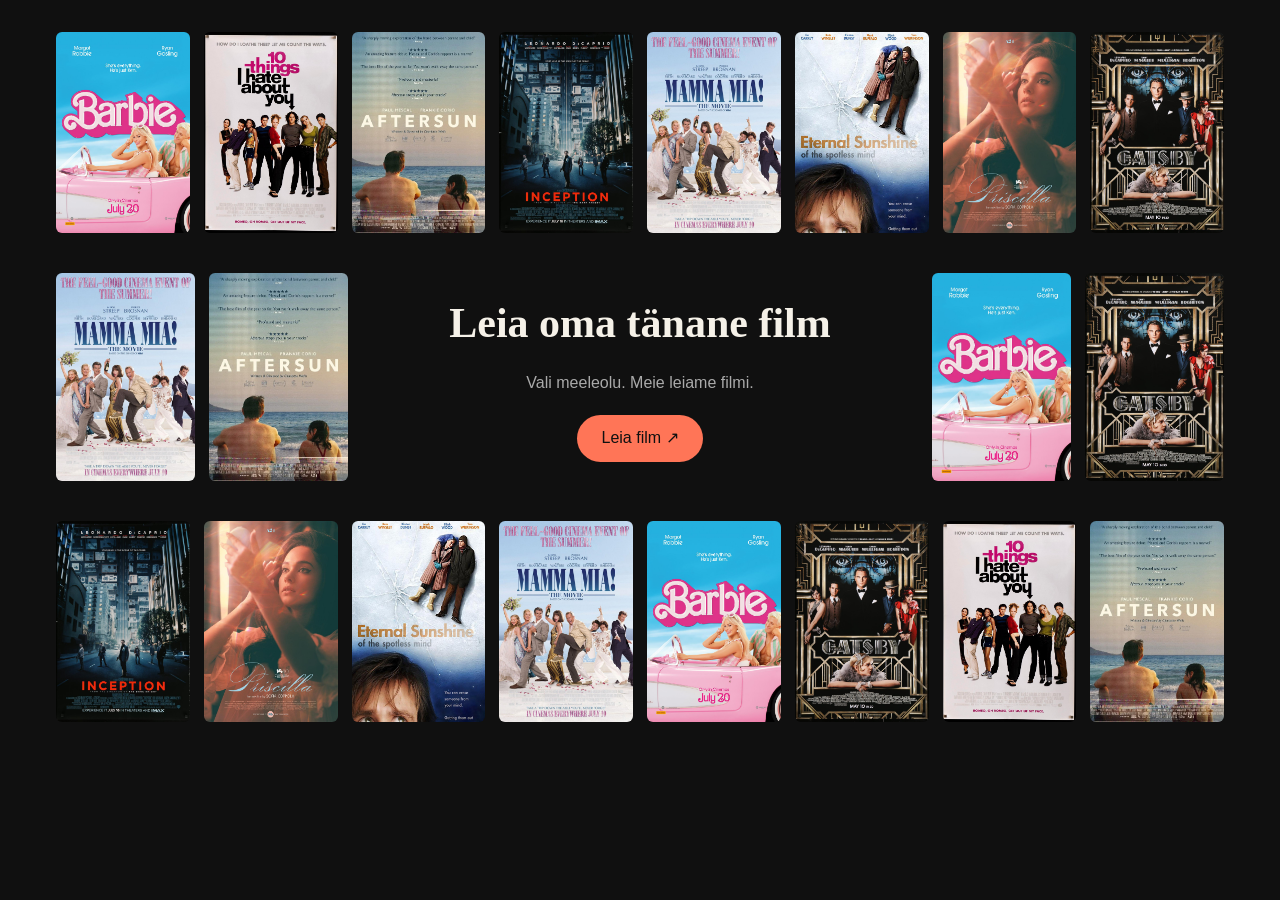
<file: index.html>
<!DOCTYPE html>
<html lang="et">
<head>
    <meta charset="UTF-8">
    <meta name="viewport" content="width=device-width, initial-scale=1.0">
    <title>Filmimaailm - Avaleht</title>
    <link rel="stylesheet" href="style.css">
</head>
<body>

    <main>

        <!-- Ülemine plakatirida -->
        <div class="plakatid">
            <img src="images/barbie.jpg" alt="Barbie">
            <img src="images/10_things_i.jpg" alt="10 Things I Hate About You">
            <img src="images/after_sun.jpg" alt="Aftersun">
            <img src="images/inception.jpg" alt="Inception">
            <img src="images/mamma_mia.jpg" alt="Mamma Mia">
            <img src="images/eternalsunshine.jpg" alt="Eternal Sunshine of the Spotless Mind">
            <img src="images/priscilla.jpg" alt="Priscilla">
            <img src="images/thegreatgatsby.jpg" alt="The Great Gatsby">
        </div>

        <!-- Keskmine rida -->
        <div class="keskmine-osa">

            <div class="kyljeplakatid">
                <img src="images/mamma_mia.jpg" alt="Mamma Mia">
                <img src="images/after_sun.jpg" alt="Aftersun">
            </div>

            <div class="avalehe-tekst">
                <h1>Leia oma tänane film</h1>
                <p>Vali meeleolu. Meie leiame filmi.</p>
                <a class="nupp" href="kysitlus.html">Leia film ↗</a>
            </div>

            <div class="kyljeplakatid">
                <img src="images/barbie.jpg" alt="Barbie">
                <img src="images/thegreatgatsby.jpg" alt="The Great Gatsby">
            </div>

        </div>

        <!-- Alumine plakatirida -->
        <div class="plakatid">
            <img src="images/inception.jpg" alt="Inception">
            <img src="images/priscilla.jpg" alt="Priscilla">
            <img src="images/eternalsunshine.jpg" alt="Eternal Sunshine of the Spotless Mind">
            <img src="images/mamma_mia.jpg" alt="Mamma Mia">
            <img src="images/barbie.jpg" alt="Barbie">
            <img src="images/thegreatgatsby.jpg" alt="The Great Gatsby">
            <img src="images/10_things_i.jpg" alt="10 Things I Hate About You">
            <img src="images/after_sun.jpg" alt="Aftersun">
        </div>

    </main>

</body>
</html>
</file>
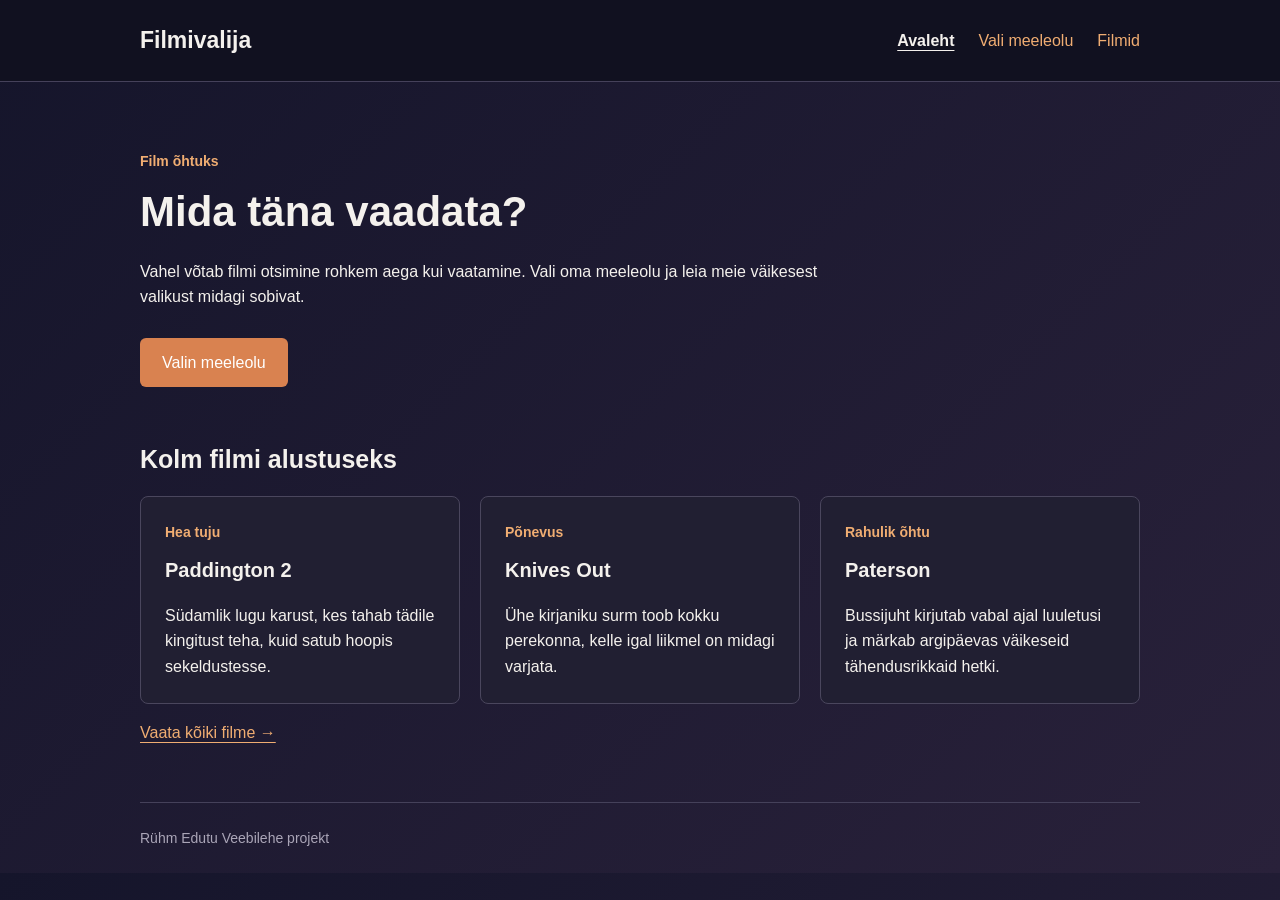
<file: arturs-example/index.html>
<!DOCTYPE html>
<html lang="et">
<head>
  <meta charset="UTF-8">
  <meta name="viewport" content="width=device-width, initial-scale=1.0">
  <title>Filmivalija | Avaleht</title>
  <link rel="stylesheet" href="style.css">
</head>
<body>
  <header class="site-header">
    <div class="container">
      <a class="logo" href="index.html">Filmivalija</a>
      <nav aria-label="Peamenüü">
        <a href="index.html" aria-current="page">Avaleht</a>
        <a href="meeleolu.html">Vali meeleolu</a>
        <a href="filmid.html">Filmid</a>
      </nav>
    </div>
  </header>

  <main class="container">
    <section class="intro">
      <p class="eyebrow">Film õhtuks</p>
      <h1>Mida täna vaadata?</h1>
      <p>Vahel võtab filmi otsimine rohkem aega kui vaatamine. Vali oma meeleolu ja leia meie väikesest valikust midagi sobivat.</p>
      <a class="button" href="meeleolu.html">Valin meeleolu</a>
    </section>

    <section aria-labelledby="selection-title">
      <h2 id="selection-title">Kolm filmi alustuseks</h2>
      <div class="cards">
        <article class="card">
          <p class="tag">Hea tuju</p>
          <h3>Paddington 2</h3>
          <p>Südamlik lugu karust, kes tahab tädile kingitust teha, kuid satub hoopis sekeldustesse.</p>
        </article>
        <article class="card">
          <p class="tag">Põnevus</p>
          <h3>Knives Out</h3>
          <p>Ühe kirjaniku surm toob kokku perekonna, kelle igal liikmel on midagi varjata.</p>
        </article>
        <article class="card">
          <p class="tag">Rahulik õhtu</p>
          <h3>Paterson</h3>
          <p>Bussijuht kirjutab vabal ajal luuletusi ja märkab argipäevas väikeseid tähendusrikkaid hetki.</p>
        </article>
      </div>
      <p><a href="filmid.html">Vaata kõiki filme →</a></p>
    </section>
  </main>

  <footer class="container">Rühm Edutu Veebilehe projekt</footer>
</body>
</html>
</file>
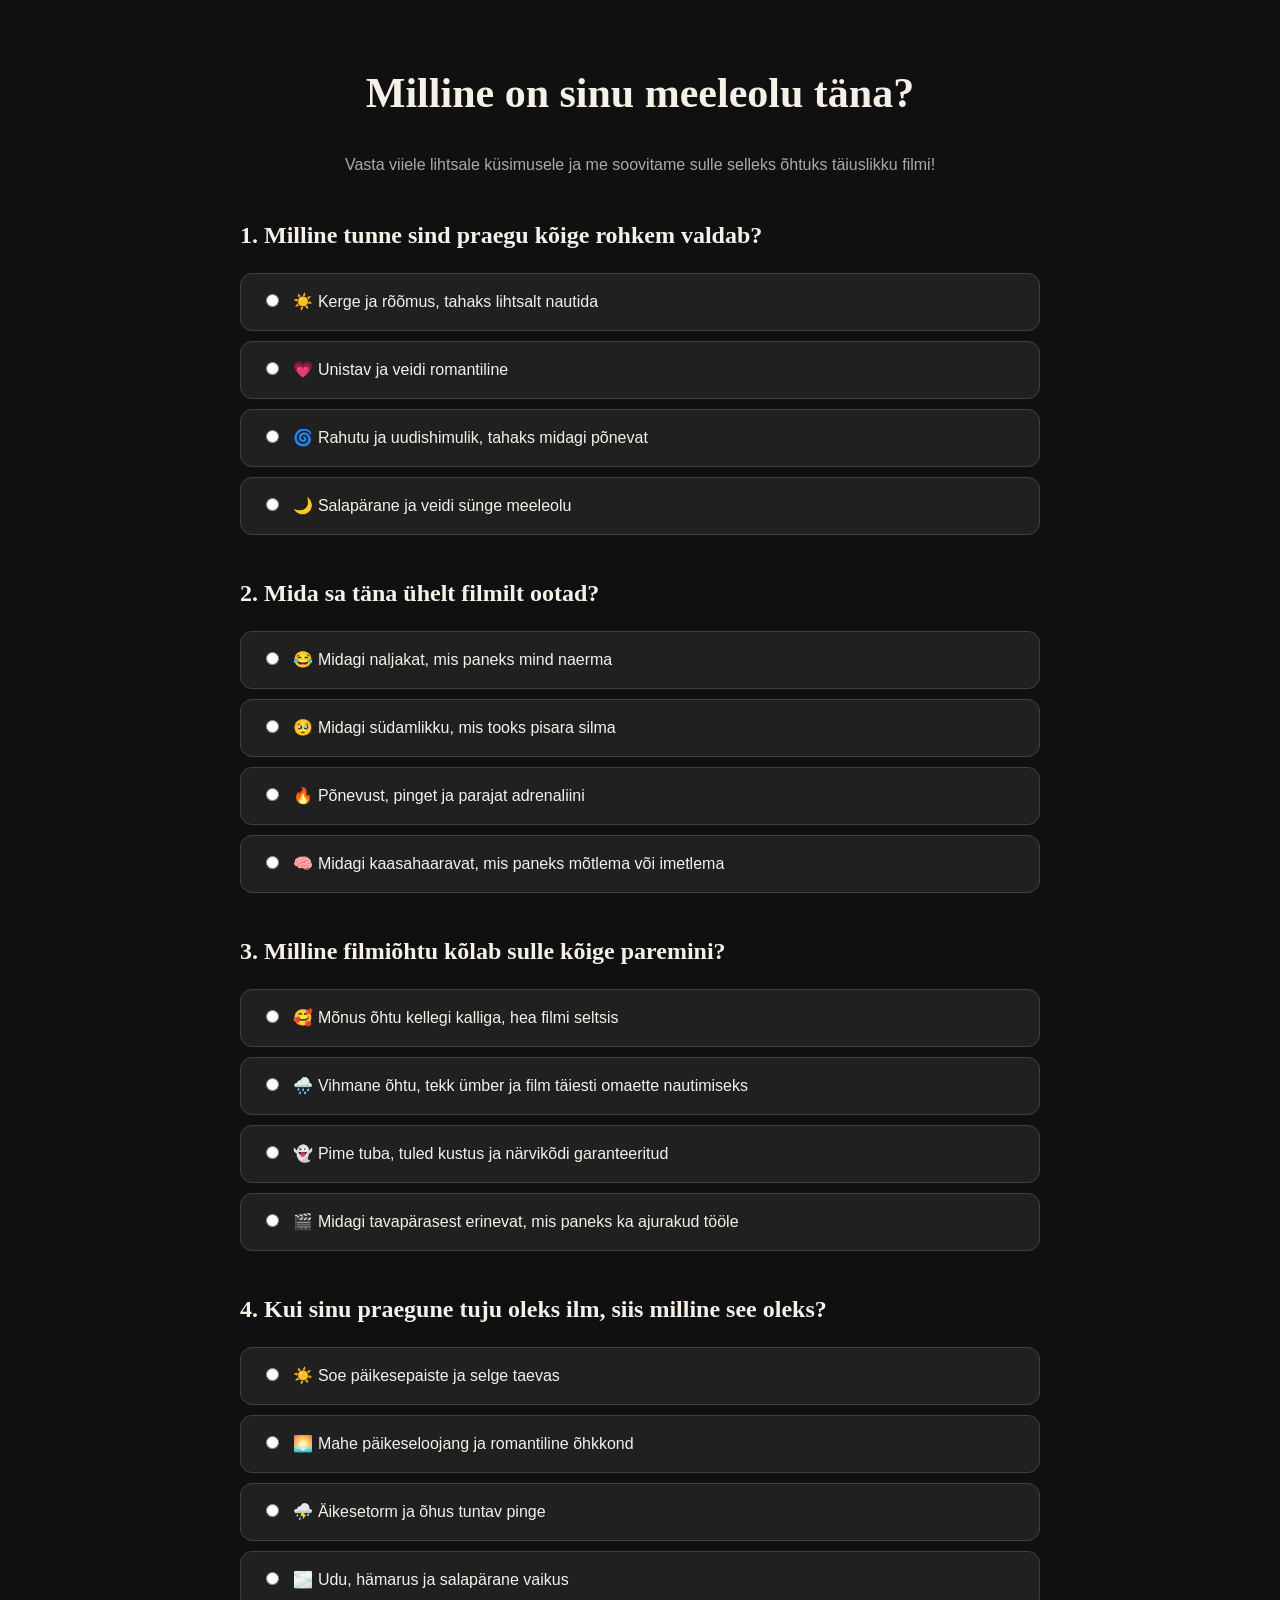
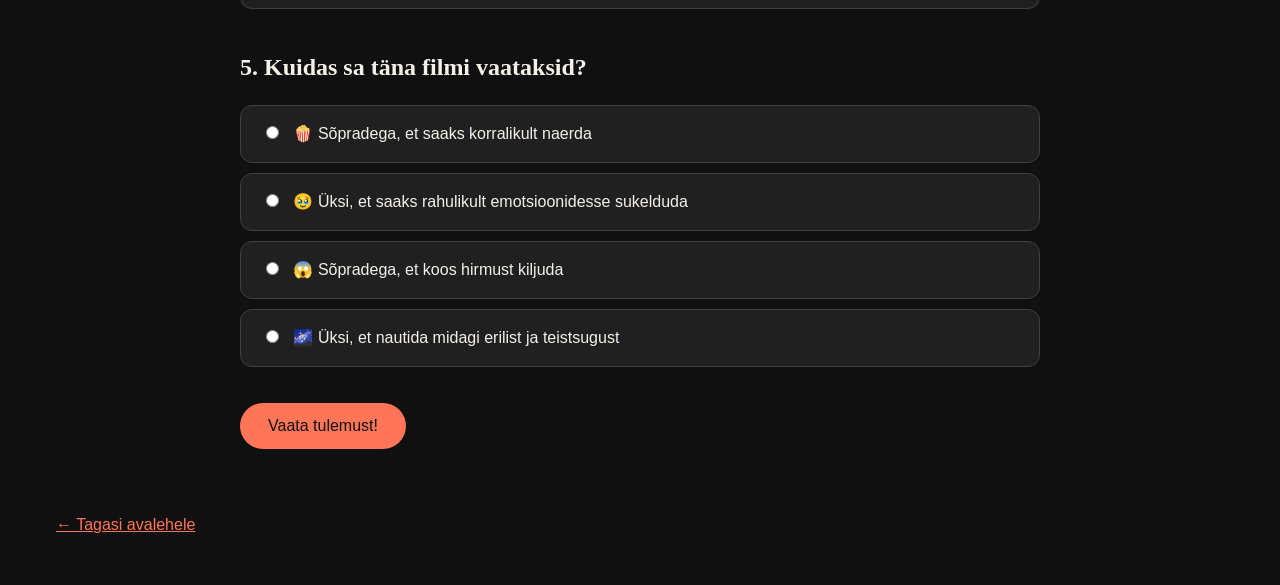
<file: kysitlus.html>
<!DOCTYPE html>
<html lang="et">
<head>
    <meta charset="UTF-8">
    <meta name="viewport" content="width=device-width, initial-scale=1.0">
    <title>Filmimaailm - Meeleolu Küsitlus</title>
    <link rel="stylesheet" href="style.css">
</head>
<body>

    <h1>Milline on sinu meeleolu täna?</h1>
    <p>Vasta viiele lihtsale küsimusele ja me soovitame sulle selleks õhtuks täiuslikku filmi!</p>

    <form id="filmiklusitlus">

        <!-- 1. KÜSIMUS -->
        <h2>1. Milline tunne sind praegu kõige rohkem valdab?</h2>
        <p>
            <label><input type="radio" name="q1" value="F,C"> ☀️ Kerge ja rõõmus, tahaks lihtsalt nautida</label><br>
            <label><input type="radio" name="q1" value="R,S"> 💗 Unistav ja veidi romantiline</label><br>
            <label><input type="radio" name="q1" value="M,T"> 🌀 Rahutu ja uudishimulik, tahaks midagi põnevat</label><br>
            <label><input type="radio" name="q1" value="H,A"> 🌙 Salapärane ja veidi sünge meeleolu</label>
        </p>

        <!-- 2. KÜSIMUS -->
        <h2>2. Mida sa täna ühelt filmilt ootad?</h2>
        <p>
            <label><input type="radio" name="q2" value="C,F"> 😂 Midagi naljakat, mis paneks mind naerma</label><br>
            <label><input type="radio" name="q2" value="S,R"> 🥺 Midagi südamlikku, mis tooks pisara silma</label><br>
            <label><input type="radio" name="q2" value="T,H"> 🔥 Põnevust, pinget ja parajat adrenaliini</label><br>
            <label><input type="radio" name="q2" value="M,A"> 🧠 Midagi kaasahaaravat, mis paneks mõtlema või imetlema</label>
        </p>

        <!-- 3. KÜSIMUS -->
        <h2>3. Milline filmiõhtu kõlab sulle kõige paremini?</h2>
        <p>
            <label><input type="radio" name="q3" value="R,F"> 🥰 Mõnus õhtu kellegi kalliga, hea filmi seltsis</label><br>
            <label><input type="radio" name="q3" value="S,A"> 🌧️ Vihmane õhtu, tekk ümber ja film täiesti omaette nautimiseks</label><br>
            <label><input type="radio" name="q3" value="H,T"> 👻 Pime tuba, tuled kustus ja närvikõdi garanteeritud</label><br>
            <label><input type="radio" name="q3" value="M,A"> 🎬 Midagi tavapärasest erinevat, mis paneks ka ajurakud tööle</label>
        </p>

        <!-- 4. KÜSIMUS -->
        <h2>4. Kui sinu praegune tuju oleks ilm, siis milline see oleks?</h2>
        <p>
            <label><input type="radio" name="q4" value="F,C"> ☀️ Soe päikesepaiste ja selge taevas</label><br>
            <label><input type="radio" name="q4" value="R,A"> 🌅 Mahe päikeseloojang ja romantiline õhkkond</label><br>
            <label><input type="radio" name="q4" value="T,M"> ⛈️ Äikesetorm ja õhus tuntav pinge</label><br>
            <label><input type="radio" name="q4" value="H,S"> 🌫️ Udu, hämarus ja salapärane vaikus</label>
        </p>

        <!-- 5. KÜSIMUS -->
        <h2>5. Kuidas sa täna filmi vaataksid?</h2>
        <p>
            <label><input type="radio" name="q5" value="C,F"> 🍿 Sõpradega, et saaks korralikult naerda</label><br>
            <label><input type="radio" name="q5" value="S,R"> 🥹 Üksi, et saaks rahulikult emotsioonidesse sukelduda</label><br>
            <label><input type="radio" name="q5" value="H,T"> 😱 Sõpradega, et koos hirmust kiljuda</label><br>
            <label><input type="radio" name="q5" value="A,M"> 🌌 Üksi, et nautida midagi erilist ja teistsugust</label>
        </p>

        <br>
        <!-- Nupp tulemuse saamiseks -->
        <button type="button" onclick="alert('siit arvutab süsteem sinu vastuste põhjal tulemuse...')">Vaata tulemust!</button>
    </form>

    <br><br>
    <p><a href="index.html">← Tagasi avalehele</a></p>

</body>
</html>
</file>
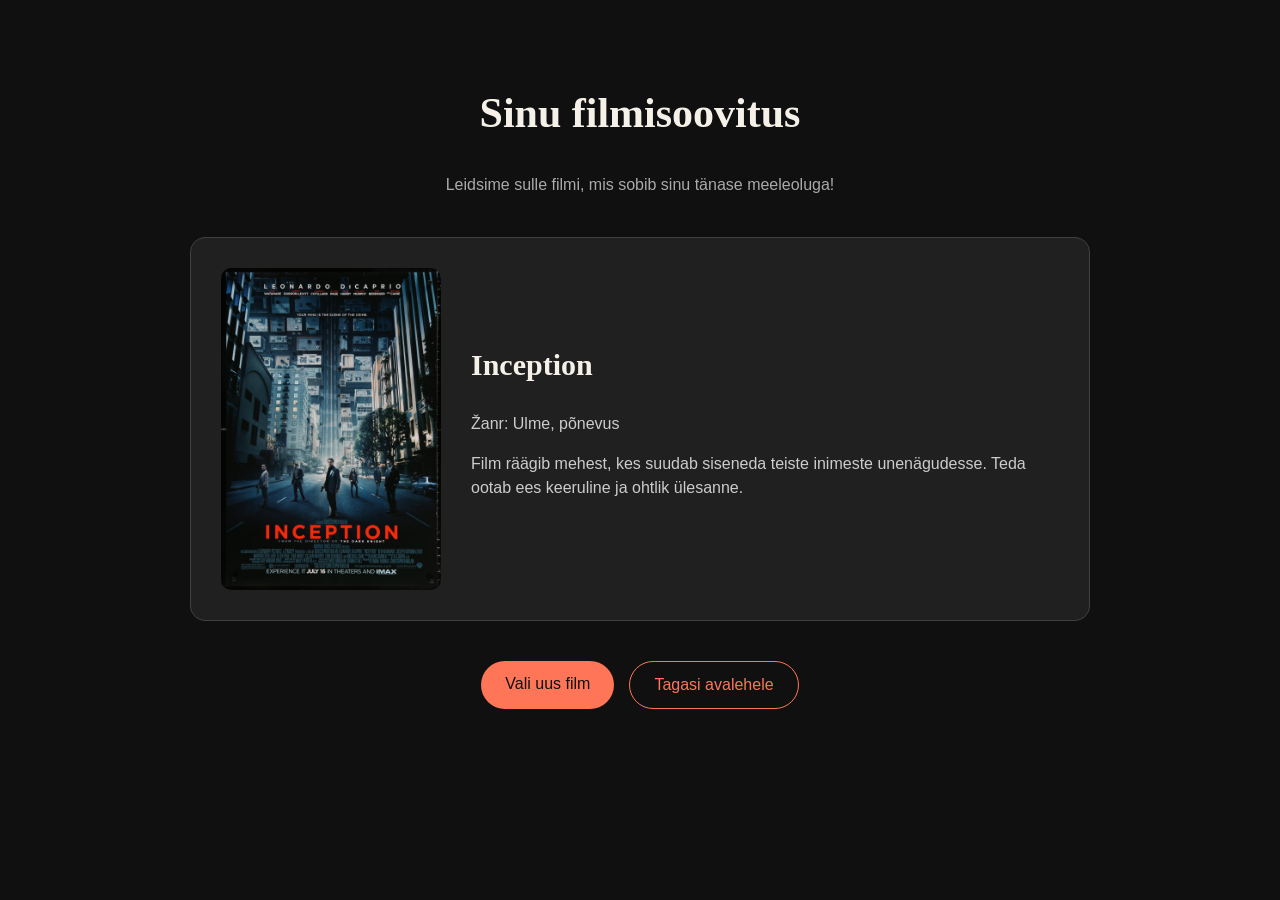
<file: tulemus.html>
<!DOCTYPE html>
<html lang="et">
<head>
    <meta charset="UTF-8">
    <meta name="viewport" content="width=device-width, initial-scale=1.0">
    <title>Filmimaailm - Sinu filmisoovitus</title>
    <link rel="stylesheet" href="style.css">
</head>
<body>

    <main class="tulemuse-leht">

        <h1>Sinu filmisoovitus</h1>
        <p>Leidsime sulle filmi, mis sobib sinu tänase meeleoluga!</p>

        <!-- Filmisoovituse kaart -->
        <div class="tulemuse-kaart">

            <img src="images/inception.jpg" alt="Inceptioni filmiplakat">

            <div class="tulemuse-info">
                <h2>Inception</h2>
                <p>Žanr: Ulme, põnevus</p>
                <p>
                    Film räägib mehest, kes suudab siseneda
                    teiste inimeste unenägudesse. Teda ootab
                    ees keeruline ja ohtlik ülesanne.
                </p>
            </div>

        </div>

        <!-- Nupud -->
        <div class="tulemuse-nupud">
            <a class="nupp" href="kysitlus.html">Vali uus film</a>
            <a class="nupp-teine" href="index.html">Tagasi avalehele</a>
        </div>

    </main>

</body>
</html>
</file>
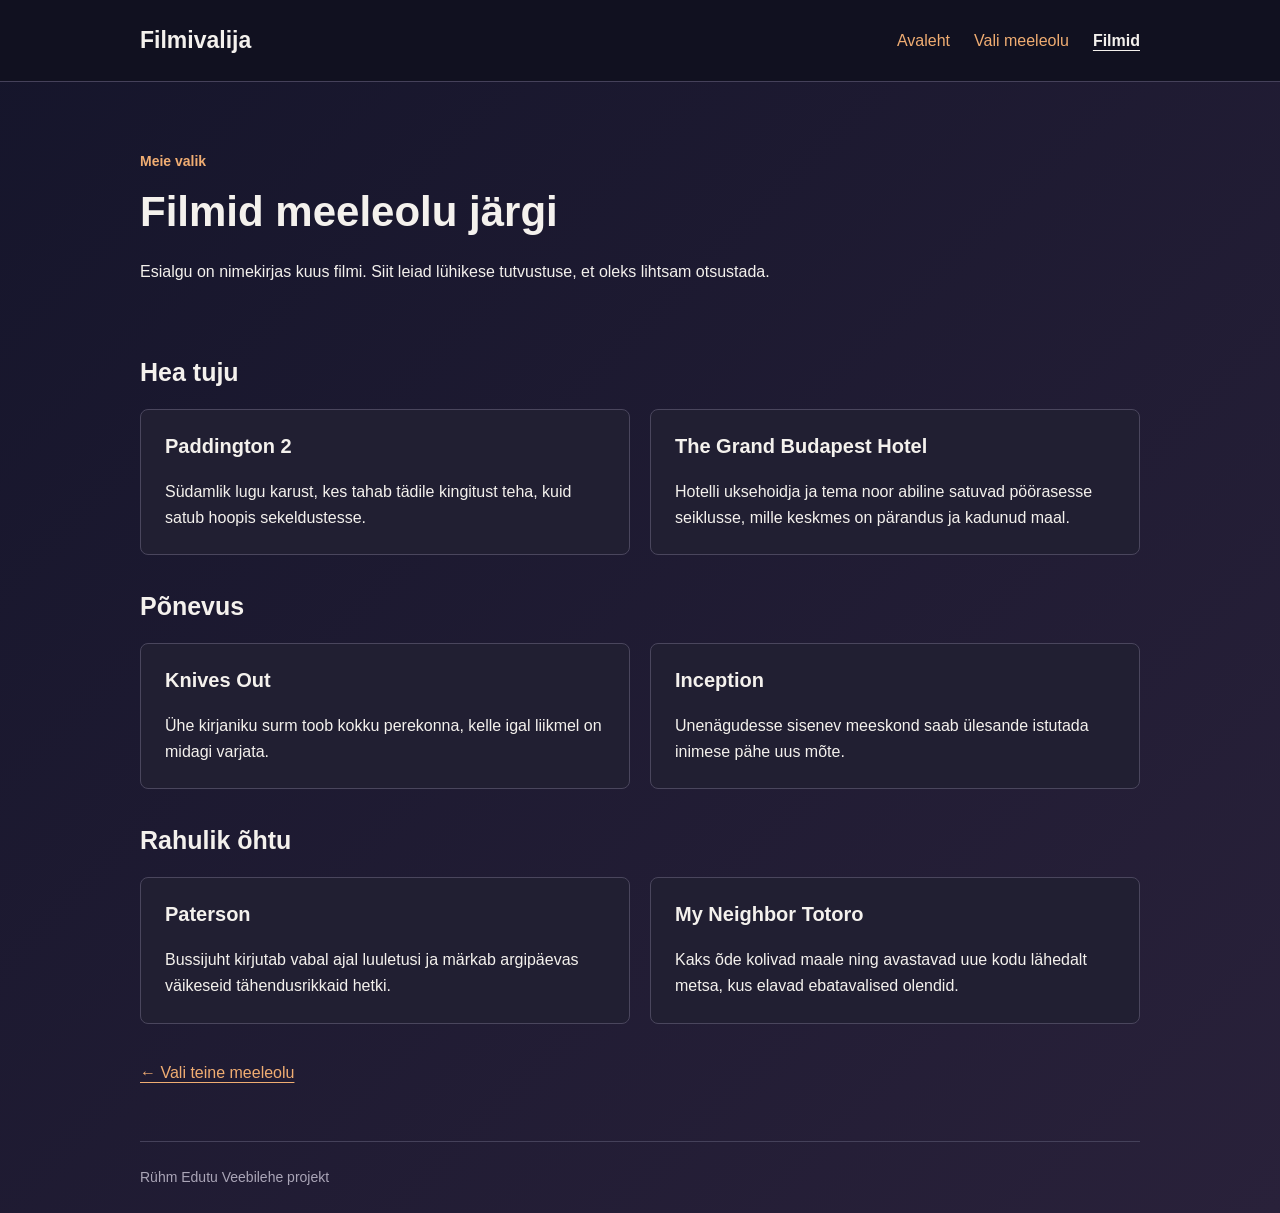
<file: arturs-example/filmid.html>
<!DOCTYPE html>
<html lang="et">
<head>
  <meta charset="UTF-8">
  <meta name="viewport" content="width=device-width, initial-scale=1.0">
  <title>Filmivalija | Filmid</title>
  <link rel="stylesheet" href="style.css">
</head>
<body>
  <header class="site-header">
    <div class="container">
      <a class="logo" href="index.html">Filmivalija</a>
      <nav aria-label="Peamenüü">
        <a href="index.html">Avaleht</a>
        <a href="meeleolu.html">Vali meeleolu</a>
        <a href="filmid.html" aria-current="page">Filmid</a>
      </nav>
    </div>
  </header>

  <main class="container">
    <section class="intro">
      <p class="eyebrow">Meie valik</p>
      <h1>Filmid meeleolu järgi</h1>
      <p>Esialgu on nimekirjas kuus filmi. Siit leiad lühikese tutvustuse, et oleks lihtsam otsustada.</p>
    </section>

    <section class="film-group" id="hea-tuju" aria-labelledby="happy-title">
      <h2 id="happy-title">Hea tuju</h2>
      <div class="cards film-pair">
        <article class="card">
          <h3>Paddington 2</h3>
          <p>Südamlik lugu karust, kes tahab tädile kingitust teha, kuid satub hoopis sekeldustesse.</p>
        </article>
        <article class="card">
          <h3>The Grand Budapest Hotel</h3>
          <p>Hotelli uksehoidja ja tema noor abiline satuvad pöörasesse seiklusse, mille keskmes on pärandus ja kadunud maal.</p>
        </article>
      </div>
    </section>

    <section class="film-group" id="ponevus" aria-labelledby="thriller-title">
      <h2 id="thriller-title">Põnevus</h2>
      <div class="cards film-pair">
        <article class="card">
          <h3>Knives Out</h3>
          <p>Ühe kirjaniku surm toob kokku perekonna, kelle igal liikmel on midagi varjata.</p>
        </article>
        <article class="card">
          <h3>Inception</h3>
          <p>Unenägudesse sisenev meeskond saab ülesande istutada inimese pähe uus mõte.</p>
        </article>
      </div>
    </section>

    <section class="film-group" id="rahulik" aria-labelledby="calm-title">
      <h2 id="calm-title">Rahulik õhtu</h2>
      <div class="cards film-pair">
        <article class="card">
          <h3>Paterson</h3>
          <p>Bussijuht kirjutab vabal ajal luuletusi ja märkab argipäevas väikeseid tähendusrikkaid hetki.</p>
        </article>
        <article class="card">
          <h3>My Neighbor Totoro</h3>
          <p>Kaks õde kolivad maale ning avastavad uue kodu lähedalt metsa, kus elavad ebatavalised olendid.</p>
        </article>
      </div>
    </section>
    <p><a href="meeleolu.html">← Vali teine meeleolu</a></p>
  </main>

  <footer class="container">Rühm Edutu Veebilehe projekt</footer>
</body>
</html>
</file>
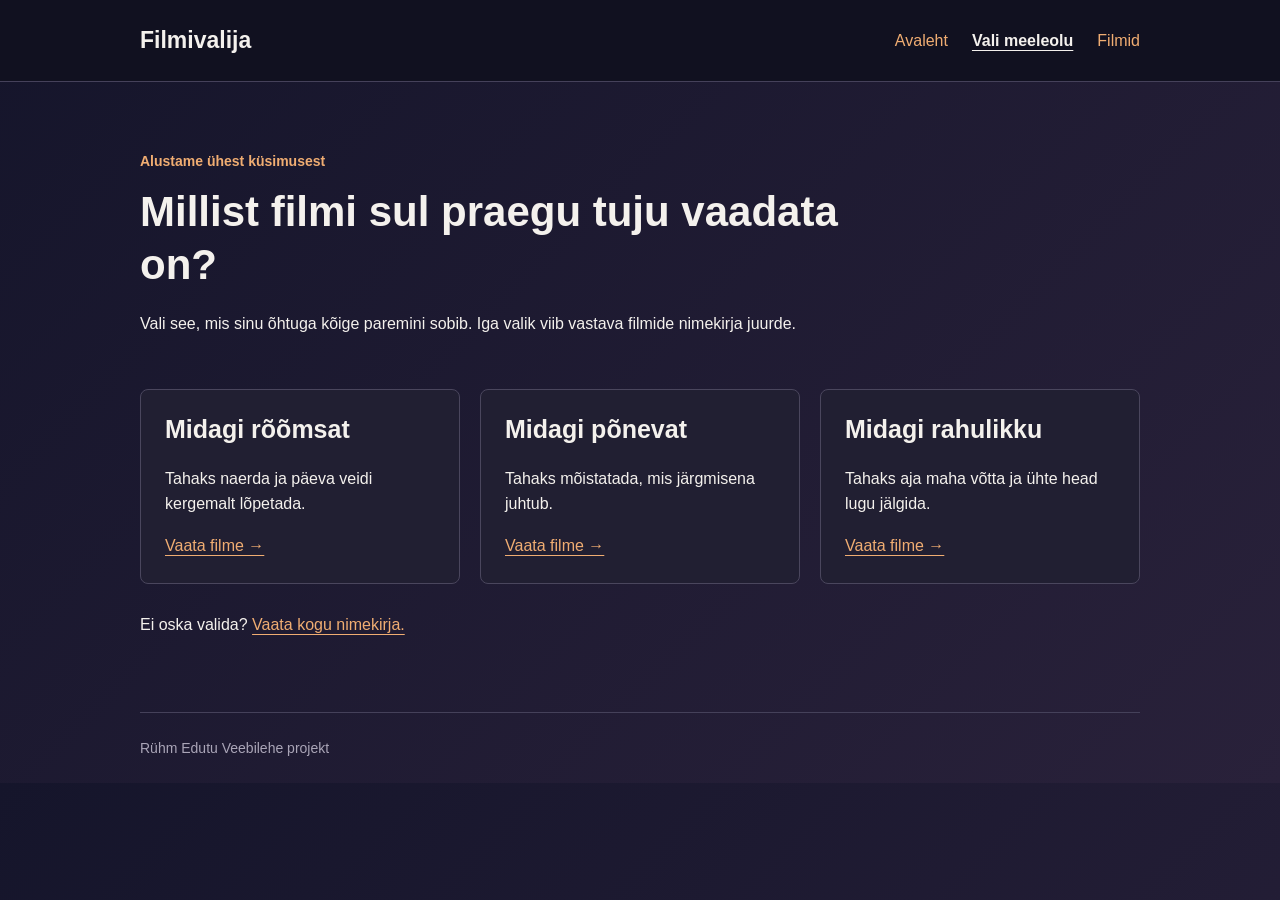
<file: arturs-example/meeleolu.html>
<!DOCTYPE html>
<html lang="et">
<head>
  <meta charset="UTF-8">
  <meta name="viewport" content="width=device-width, initial-scale=1.0">
  <title>Filmivalija | Vali meeleolu</title>
  <link rel="stylesheet" href="style.css">
</head>
<body>
  <header class="site-header">
    <div class="container">
      <a class="logo" href="index.html">Filmivalija</a>
      <nav aria-label="Peamenüü">
        <a href="index.html">Avaleht</a>
        <a href="meeleolu.html" aria-current="page">Vali meeleolu</a>
        <a href="filmid.html">Filmid</a>
      </nav>
    </div>
  </header>

  <main class="container">
    <section class="intro">
      <p class="eyebrow">Alustame ühest küsimusest</p>
      <h1>Millist filmi sul praegu tuju vaadata on?</h1>
      <p>Vali see, mis sinu õhtuga kõige paremini sobib. Iga valik viib vastava filmide nimekirja juurde.</p>
    </section>

    <div class="cards">
      <a class="card mood-choice" href="filmid.html#hea-tuju">
        <h2>Midagi rõõmsat</h2>
        <p>Tahaks naerda ja päeva veidi kergemalt lõpetada.</p>
        <span>Vaata filme →</span>
      </a>
      <a class="card mood-choice" href="filmid.html#ponevus">
        <h2>Midagi põnevat</h2>
        <p>Tahaks mõistatada, mis järgmisena juhtub.</p>
        <span>Vaata filme →</span>
      </a>
      <a class="card mood-choice" href="filmid.html#rahulik">
        <h2>Midagi rahulikku</h2>
        <p>Tahaks aja maha võtta ja ühte head lugu jälgida.</p>
        <span>Vaata filme →</span>
      </a>
    </div>
    <p class="after-cards">Ei oska valida? <a href="filmid.html">Vaata kogu nimekirja.</a></p>
  </main>

  <footer class="container">Rühm Edutu Veebilehe projekt</footer>
</body>
</html>
</file>
<file: style.css>
* {
    box-sizing: border-box;
}

body {
    max-width: 1200px;
    margin: 0 auto;
    padding: 2rem 1rem;
    color: #f5f1e8;
    background: #101010;
    font-family: Arial, sans-serif;
    line-height: 1.5;
}

h1 {
    margin-top: 0;
    color: #f5f1e8;
    font-family: Georgia, serif;
}

h2 {
    margin-top: 2rem;
    color: #f5f1e8;
    font-family: Georgia, serif;
}

/* Valitud vastuse esiletõstmine */
#filmiklusitlus label:has(input:checked) {
    background: #302420;
    border-color: #ff7557;
}

a {
    color: #ff7557;
}

button {
    padding: 0.7rem 1rem;
    border: 0;
    border-radius: 2rem;
    color: #101010;
    background: #ff7557;
    font-size: 1rem;
    cursor: pointer;
}

button:hover {
    background: #ff947d;
}

label {
    display: inline-block;
    margin: 0.35rem 0;
}

input {
    margin-right: 0.4rem;
}

.nupp {
    display: inline-block;
    padding: 0.7rem 1.5rem;
    border-radius: 2rem;
    background: #ff7557;
    color: #101010;
    text-decoration: none;
}

.nupp:hover {
    background: #ff947d;
}

/* Filmiplakatite read */
.plakatid {
    display: grid;
    grid-template-columns: repeat(8, minmax(0, 1fr));
    gap: 14px;
    margin-bottom: 40px;
}

.plakatid img {
    width: 100%;
    aspect-ratio: 2 / 3;
    object-fit: cover;
    border-radius: 6px;
}

/* Avalehe keskmine osa */
.keskmine-osa {
    display: flex;
    align-items: center;
    justify-content: space-between;
    gap: 30px;
    margin-bottom: 40px;
}

.kyljeplakatid {
    display: flex;
    gap: 14px;
    width: 25%;
}

.kyljeplakatid img {
    width: calc(50% - 7px);
    aspect-ratio: 2 / 3;
    object-fit: cover;
    border-radius: 6px;
}

/* Pealkiri ja nupp */
.avalehe-tekst {
    flex: 1;
    text-align: center;
}

.avalehe-tekst h1 {
    font-size: 42px;
    margin-bottom: 10px;
}

.avalehe-tekst p {
    color: #aaaaaa;
    margin-bottom: 20px;
}

/* Telefonivaade */
@media (max-width: 700px) {
    .plakatid {
        grid-template-columns: repeat(4, minmax(0, 1fr));
        gap: 8px;
        margin-bottom: 25px;
    }

    .keskmine-osa {
        flex-direction: column;
        gap: 20px;
    }

    .kyljeplakatid {
        display: none;
    }

    .avalehe-tekst h1 {
        font-size: 32px;
    }
}

/* Küsimustiku kujundus */

body > h1 {
    text-align: center;
    font-size: 42px;
    margin-top: 30px;
}

body > p:first-of-type {
    text-align: center;
    color: #aaaaaa;
    margin-bottom: 40px;
}

/* Küsimustiku paigutus */

#filmiklusitlus {
    max-width: 800px;
    margin: 0 auto;
}

#filmiklusitlus h2 {
    font-size: 24px;
    margin-top: 40px;
    margin-bottom: 20px;
}

/* Vastusevariandid */

#filmiklusitlus label {
    display: block;
    padding: 16px 20px;
    margin: 10px 0;
    background: #202020;
    border: 1px solid #404040;
    border-radius: 12px;
    cursor: pointer;
}

#filmiklusitlus label:hover {
    background: #302420;
    border-color: #ff7557;
}

#filmiklusitlus input[type="radio"] {
    accent-color: #ff7557;
    margin-right: 10px;
}

#filmiklusitlus br {
    display: none;
}

/* Tulemuse nupp */

#filmiklusitlus button {
    padding: 14px 28px;
    margin-top: 20px;
}

/* Küsimustiku telefonivaade */
@media (max-width: 700px) {
    body > h1 {
        font-size: 30px;
        margin-top: 15px;
    }

    body > p:first-of-type {
        font-size: 14px;
        margin-bottom: 30px;
    }

    #filmiklusitlus h2 {
        font-size: 20px;
        margin-top: 30px;
    }

    #filmiklusitlus label {
        padding: 14px;
        font-size: 14px;
    }

    #filmiklusitlus button {
        width: 100%;
    }
}

/* Filmisoovituse leht */
.tulemuse-leht {
    max-width: 900px;
    margin: 50px auto;
    text-align: center;
}

.tulemuse-leht h1 {
    font-size: 42px;
}

.tulemuse-leht > p {
    color: #aaaaaa;
}

/* Filmisoovituse kaart */
.tulemuse-kaart {
    display: flex;
    align-items: center;
    gap: 30px;
    padding: 30px;
    margin: 40px 0;
    background: #202020;
    border: 1px solid #404040;
    border-radius: 15px;
    text-align: left;
}

.tulemuse-kaart img {
    width: 220px;
    border-radius: 10px;
}

.tulemuse-info h2 {
    margin-top: 0;
    font-size: 30px;
}

.tulemuse-info p {
    color: #cccccc;
}

/* Tulemuse lehe nupud */
.tulemuse-nupud {
    display: flex;
    justify-content: center;
    gap: 15px;
}

.nupp-teine {
    display: inline-block;
    padding: 0.7rem 1.5rem;
    border: 1px solid #ff7557;
    border-radius: 2rem;
    color: #ff7557;
    text-decoration: none;
}

.nupp-teine:hover {
    background: #302420;
}

/* Telefonivaade */
@media (max-width: 700px) {
    .tulemuse-leht h1 {
        font-size: 30px;
    }

    .tulemuse-kaart {
        flex-direction: column;
        padding: 20px;
        text-align: center;
    }

    .tulemuse-kaart img {
        width: 180px;
        max-width: 100%;
    }

    .tulemuse-nupud {
        flex-direction: column;
    }
}
</file>
<file: arturs-example/style.css>
* {
  box-sizing: border-box;
}

body {
  margin: 0;
  background: linear-gradient(135deg, #15152b, #29213a);
  color: #f4f1ed;
  font-family: Arial, sans-serif;
  font-size: 16px;
  line-height: 1.6;
}

.container {
  width: 90%;
  max-width: 1000px;
  margin: 0 auto;
}

a {
  color: #f0ad72;
  text-underline-offset: 4px;
}

a:hover {
  color: #ffd19d;
}

a:focus-visible {
  outline: 3px solid #f0ad72;
  outline-offset: 5px;
}

.site-header {
  background-color: #111120;
  border-bottom: 1px solid #45415a;
}

.site-header .container {
  display: flex;
  align-items: center;
  justify-content: space-between;
  gap: 20px;
  padding: 22px 0;
}

.logo {
  color: #f4f1ed;
  font-size: 23px;
  font-weight: bold;
  text-decoration: none;
}

nav {
  display: flex;
  flex-wrap: wrap;
  gap: 12px 24px;
}

nav a {
  text-decoration: none;
}

nav a[aria-current="page"] {
  color: #f4f1ed;
  font-weight: bold;
  text-decoration: underline;
}

main {
  min-height: 70vh;
  padding-bottom: 40px;
}

.intro {
  max-width: 720px;
  padding: 54px 0 36px;
}

.eyebrow,
.tag {
  color: #f0ad72;
  font-size: 14px;
  font-weight: bold;
}

h1,
h2,
h3 {
  line-height: 1.25;
}

h1 {
  margin: 12px 0 20px;
  font-size: 42px;
}

h2 {
  font-size: 25px;
}

h3 {
  font-size: 20px;
}

.button {
  display: inline-block;
  margin-top: 12px;
  padding: 12px 22px;
  border-radius: 6px;
  background-color: #d98250;
  color: #ffffff;
  text-decoration: none;
}

.button:hover {
  background-color: #b76642;
  color: #ffffff;
}

.cards {
  display: grid;
  grid-template-columns: repeat(3, 1fr);
  gap: 20px;
}

.card {
  padding: 24px;
  border: 1px solid #4a465d;
  border-radius: 8px;
  background-color: #211f32;
}

.card h2,
.card h3,
.card .tag {
  margin-top: 0;
}

.card p:last-child {
  margin-bottom: 0;
}

.mood-choice {
  color: #f4f1ed;
  text-decoration: none;
}

.mood-choice:hover {
  border-color: #f0ad72;
  background-color: #2b2740;
}

.mood-choice span {
  color: #f0ad72;
  text-decoration: underline;
}

.after-cards {
  margin-top: 28px;
}

.film-pair {
  grid-template-columns: repeat(2, 1fr);
}

.film-group {
  margin-bottom: 36px;
  scroll-margin-top: 24px;
}

.film-group:target h2 {
  color: #f0ad72;
  text-decoration: underline;
  text-underline-offset: 6px;
}

footer {
  padding: 24px 0;
  border-top: 1px solid #45415a;
  color: #aaa5b7;
  font-size: 14px;
}

@media (max-width: 700px) {
  .site-header .container {
    flex-direction: column;
    align-items: flex-start;
  }

  .cards {
    grid-template-columns: 1fr;
  }

  .intro {
    padding-top: 32px;
  }

  h1 {
    font-size: 32px;
  }
}
</file>
